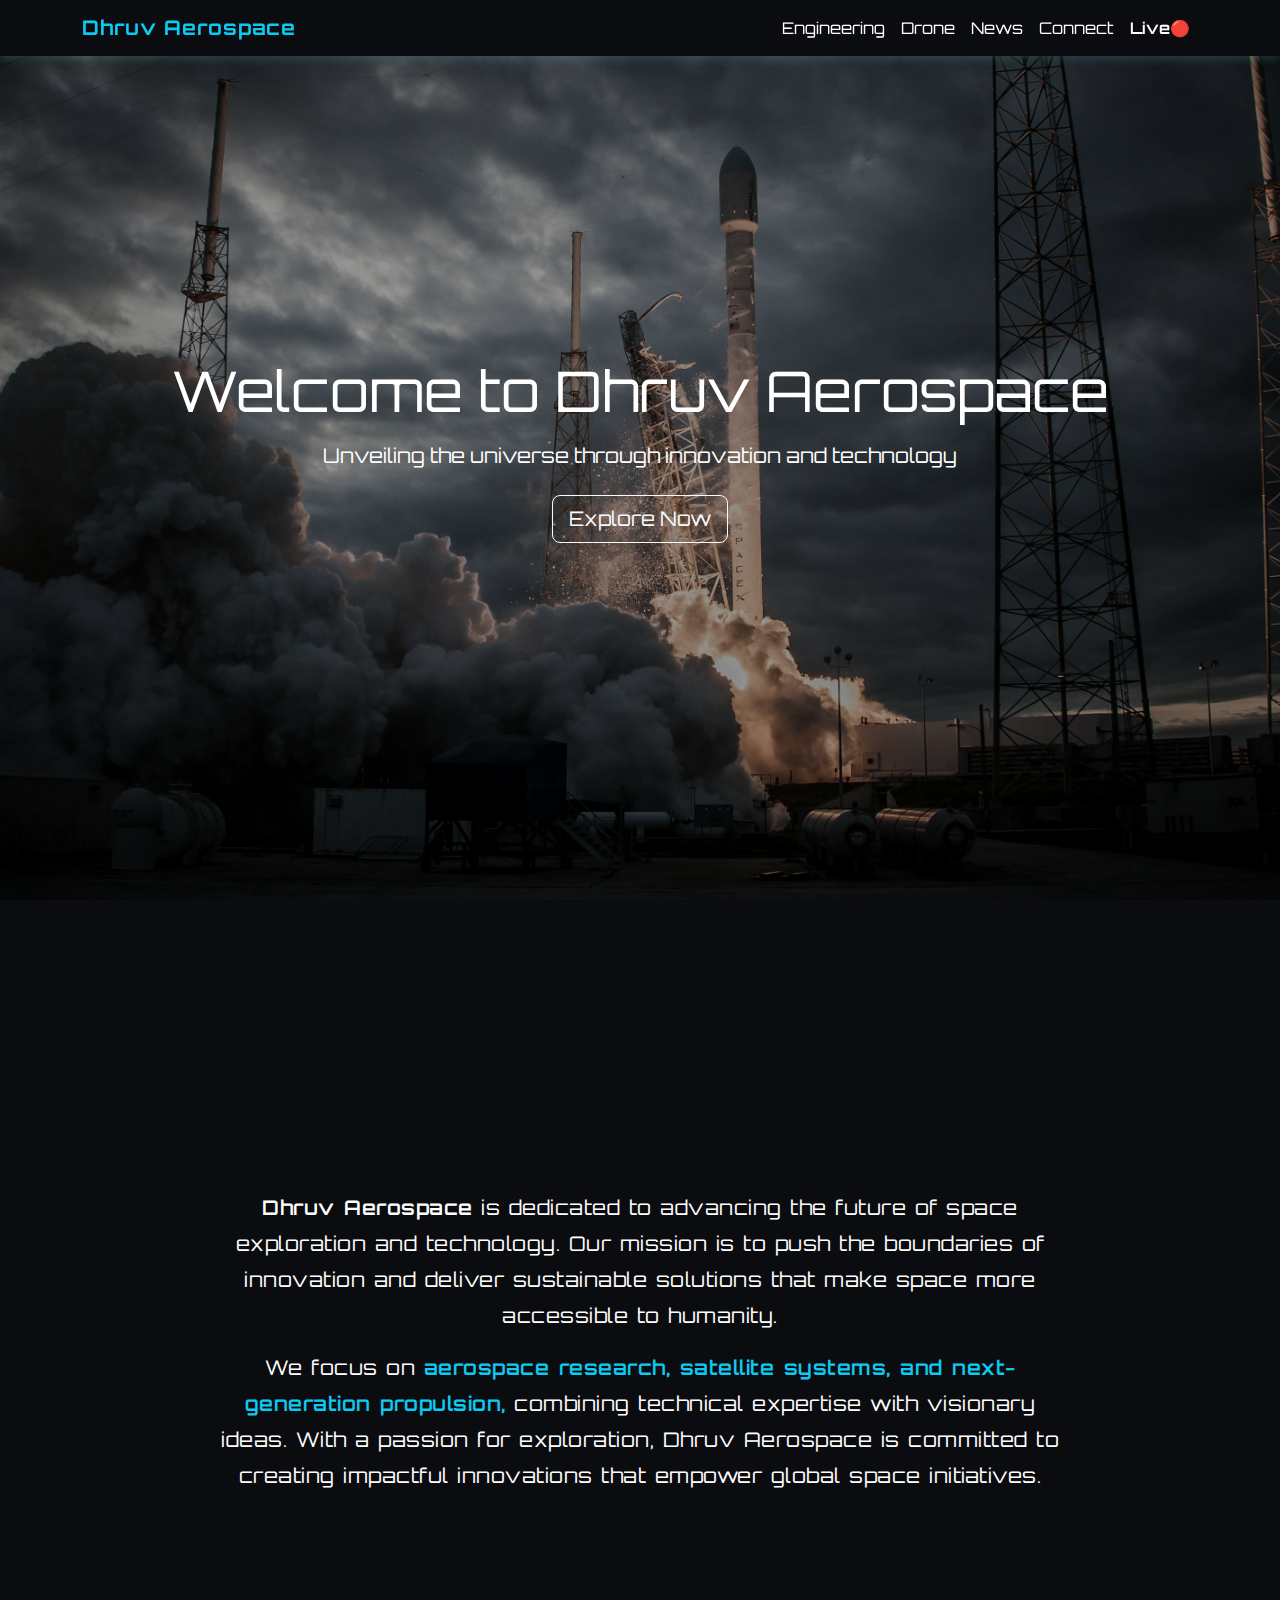
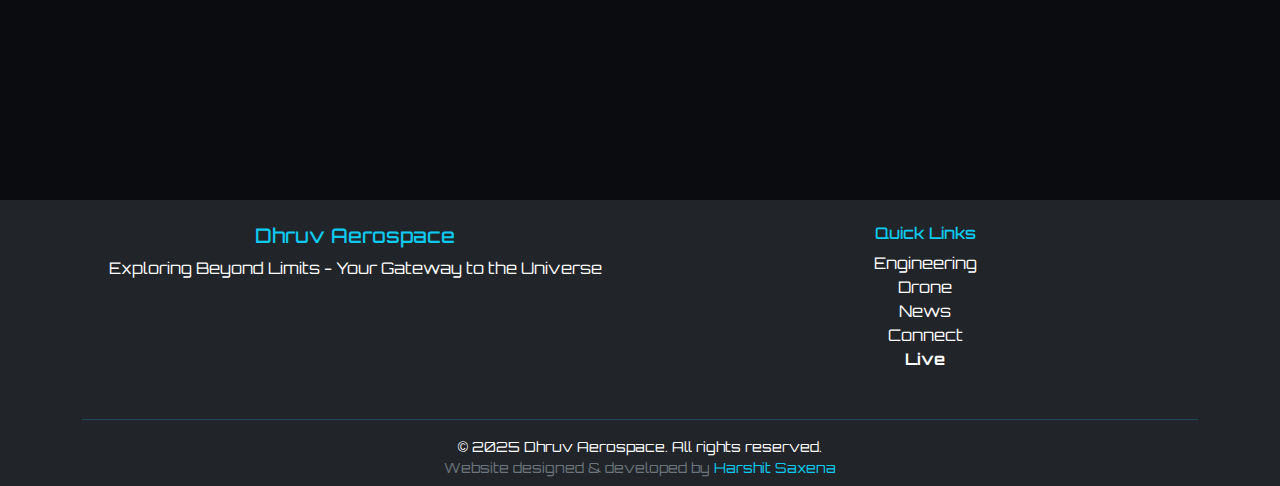
<file: index.html>
<!DOCTYPE html>
<html lang="en">

<head>
    <meta charset="UTF-8">
    <meta name="viewport" content="width=device-width, initial-scale=1.0">
    <title>Dhruv Aerospace | Home</title>

    <!-- google font link -->
    <link href="https://fonts.googleapis.com/css2?family=Orbitron:wght@400;700&display=swap" rel="stylesheet">

    <!-- bootstrap css link -->
    <link href="https://cdn.jsdelivr.net/npm/bootstrap@5.3.3/dist/css/bootstrap.min.css" rel="stylesheet">

    <!-- css link -->
    <link rel="stylesheet" href="style.css">

    <!-- css -->
    <style>
        /* hero section */
        .hero-section {
            height: 100vh;
            overflow: hidden;
            position: relative;
        }
        .hero-bg {
            position: absolute;
            top: 0;
            left: 0;
            width: 100%;
            height: 100%;
            object-fit: cover;
            z-index: -1;
        }
        .overlay {
            position: relative;
            z-index: 1;
            height: 100%;
            background: rgba(0, 0, 0, 0.4);
            padding: 250px;
        }

        /* about section */
        .about-section {
            height: 100vh;
        }
        .about-section .container {
            padding-right: 150px;
            padding-left: 150px;
        }
        .about-section p {
            line-height: 1.8;
            word-spacing: 3px;
            letter-spacing: 0.5px;
        }

        /* media queries */
        @media (max-width: 768px) {
            .about-section .container {
                padding-right: 40px;
                padding-left: 40px;
            }
        }
        @media (max-width: 550px) {
            .about-section p {
                line-height: 1.5;
                word-spacing: 2.5px;
                letter-spacing: 0.5px;
            }
        }
    </style>
</head>

<body>
    <!-- navbar -->
    <nav class="navbar navbar-expand-lg fixed-top">
        <div class="container">
            <a class="navbar-brand" href="#">Dhruv Aerospace</a>
            <button class="navbar-toggler" type="button" data-bs-toggle="collapse" data-bs-target="#navbarNav">
                <span class="custom-toggler-icon"></span>
            </button>
            <div class="collapse navbar-collapse justify-content-end" id="navbarNav">
                <ul class="navbar-nav">
                    <li><a class="nav-link" href="engineering.html">Engineering</a></li>
                    <li><a class="nav-link" href="drone.html">Drone</a></li>
                    <li><a class="nav-link" href="news.html">News</a></li>
                    <li><a class="nav-link" href="connect.html">Connect</a></li>
                    <li><a class="nav-link fw-semibold" href="live.html">Live🔴</a></li>
                </ul>
            </div>
        </div>
    </nav>

    <!-- hero section -->
    <section class="hero-section position-relative">
        <img src="assets/bg.jpg" class="hero-bg">
        <div class="overlay d-flex flex-column justify-content-center align-items-center text-center px-3">
            <h1 class="display-4 mb-3">Welcome to Dhruv Aerospace</h1>
            <p class="lead mb-4">Unveiling the universe through innovation and technology</p>
            <a href="engineering.html" class="btn btn-outline-light btn-lg">Explore Now</a>
        </div>
    </section>

    <!-- about section -->
    <section class="about-section d-flex align-items-center">
        <div class="container text-center">
            <p class="lead">
                <span class="fw-semibold">Dhruv Aerospace</span> is dedicated to advancing the future of space exploration and technology. Our mission is to push the boundaries of innovation and deliver sustainable solutions that make space more accessible to humanity.
            </p>
            <p class="lead">
                We focus on <span class="text-info fw-semibold">aerospace research, satellite systems, and next-generation propulsion,</span> combining technical expertise with visionary ideas. With a passion for exploration, Dhruv Aerospace is committed to creating impactful innovations that empower global space initiatives.
            </p>
        </div>
    </section>

    <!-- footer -->
    <footer class="bg-dark pt-4 pb-2">
        <div class="container text-center">
            <div class="row">
                <div class="col-md-6 mb-3">
                    <h5 class="text-info">Dhruv Aerospace</h5>
                    <p>Exploring Beyond Limits - Your Gateway to the Universe</p>
                </div>
                <div class="col-md-6 mb-3">
                    <h6 class="text-info">Quick Links</h6>
                    <ul class="list-unstyled">
                        <li><a class="text-decoration-none text-white" href="engineering.html">Engineering</a></li>
                        <li><a class="text-decoration-none text-white" href="drone.html">Drone</a></li>
                        <li><a class="text-decoration-none text-white" href="news.html">News</a></li>
                        <li><a class="text-decoration-none text-white" href="connect.html">Connect</a></li>
                        <li><a class="text-decoration-none text-white fw-bold" href="live.html">Live</a></li>
                    </ul>
                </div>
            </div>
            <hr class="border-info">
            <p class="mb-0 small">&copy; 2025 Dhruv Aerospace. All rights reserved.<br>
                <span class="text-secondary">Website designed & developed by
                    <a href="https://harshitcodes4.github.io/Portfolio-Website/" target="_blank" class="text-info text-decoration-none">Harshit Saxena</a>
                </span>
            </p>
        </div>
    </footer>

    <!-- bootstrap js link -->
    <script src="https://cdn.jsdelivr.net/npm/bootstrap@5.3.3/dist/js/bootstrap.bundle.min.js"></script>
</body>

</html>
</file>
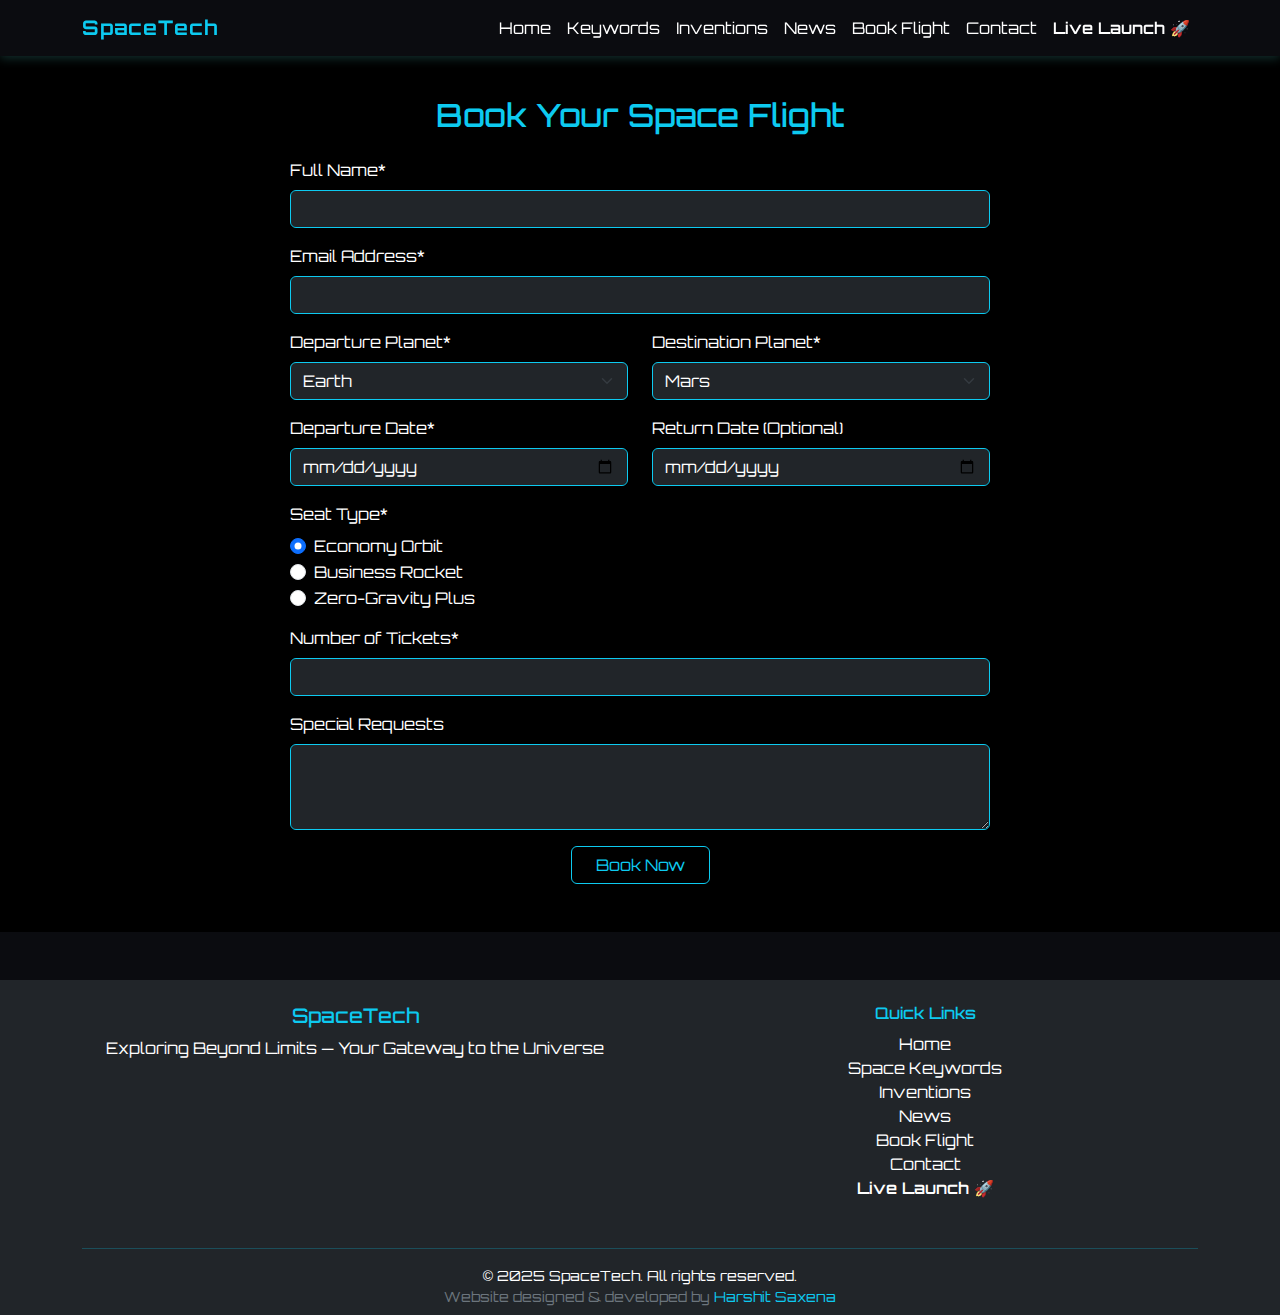
<file: booking.html>
<!DOCTYPE html>
<html lang="en">

<head>
    <meta charset="UTF-8">
    <meta name="viewport" content="width=device-width, initial-scale=1.0">
    <title>SpaceTech | Book Flight</title>

    <!-- bootstrap css link -->
    <link href="https://cdn.jsdelivr.net/npm/bootstrap@5.3.3/dist/css/bootstrap.min.css" rel="stylesheet">

    <!-- google font link -->
    <link href="https://fonts.googleapis.com/css2?family=Orbitron:wght@400;700&display=swap" rel="stylesheet">

    <!-- css link -->
    <link rel="stylesheet" href="style.css">
</head>

<body>
    <!-- navbar -->
    <nav class="navbar navbar-expand-lg fixed-top">
        <div class="container">
            <a class="navbar-brand" href="index.html">SpaceTech</a>
            <button class="navbar-toggler" type="button" data-bs-toggle="collapse" data-bs-target="#navbarNav">
                <span class="custom-toggler-icon"></span>
            </button>
            <div class="collapse navbar-collapse justify-content-end" id="navbarNav">
                <ul class="navbar-nav">
                    <li class="nav-item"><a class="nav-link" href="index.html#hero">Home</a></li>
                    <li class="nav-item"><a class="nav-link" href="index.html#keywords">Keywords</a></li>
                    <li class="nav-item"><a class="nav-link" href="index.html#inventions">Inventions</a></li>
                    <li class="nav-item"><a class="nav-link" href="index.html#news">News</a></li>
                    <li class="nav-item"><a class="nav-link active" href="#">Book Flight</a></li>
                    <li class="nav-item"><a class="nav-link" href="index.html#contact">Contact</a></li>
                    <li class="nav-item"><a class="nav-link text-warning fw-semibold" href="launch.html">Live Launch 🚀</a></li>
                </ul>
            </div>
        </div>
    </nav>

    <!-- booking section -->
    <section class="py-5 bg-black text-white mt-5">
        <div class="container">
            <h2 class="text-center text-info mb-4">Book Your Space Flight</h2>
            <form onsubmit="alert('Your ticket to the stars is booked!'); return false;" class="mx-auto" style="max-width: 700px;">
                <div class="mb-3">
                    <label for="name" class="form-label">Full Name*</label>
                    <input type="text" class="form-control bg-dark text-white border-info" id="name" required>
                </div>
                <div class="mb-3">
                    <label for="email" class="form-label">Email Address*</label>
                    <input type="email" class="form-control bg-dark text-white border-info" id="email" required>
                </div>
                <div class="mb-3 row">
                    <div class="col-md-6">
                        <label for="from" class="form-label">Departure Planet*</label>
                        <select class="form-select bg-dark text-white border-info" id="from" required>
                            <option>Earth</option>
                            <option>Moon</option>
                            <option>Mars Base Alpha</option>
                        </select>
                    </div>
                    <div class="col-md-6">
                        <label for="to" class="form-label">Destination Planet*</label>
                        <select class="form-select bg-dark text-white border-info" id="to" required>
                            <option>Mars</option>
                            <option>Jupiter Station</option>
                            <option>Saturn Rings Hotel</option>
                        </select>
                    </div>
                </div>
                <div class="mb-3 row">
                    <div class="col-md-6">
                        <label for="departure-date" class="form-label">Departure Date*</label>
                        <input type="date" class="form-control bg-dark text-white border-info" id="departure-date"
                            required>
                    </div>
                    <div class="col-md-6">
                        <label for="return-date" class="form-label">Return Date (Optional)</label>
                        <input type="date" class="form-control bg-dark text-white border-info" id="return-date">
                    </div>
                </div>
                <div class="mb-3">
                    <label class="form-label">Seat Type*</label>
                    <div class="form-check">
                        <input class="form-check-input" type="radio" name="seat" id="eco" checked>
                        <label class="form-check-label" for="eco">Economy Orbit</label>
                    </div>
                    <div class="form-check">
                        <input class="form-check-input" type="radio" name="seat" id="biz">
                        <label class="form-check-label" for="biz">Business Rocket</label>
                    </div>
                    <div class="form-check">
                        <input class="form-check-input" type="radio" name="seat" id="zeroG">
                        <label class="form-check-label" for="zeroG">Zero-Gravity Plus</label>
                    </div>
                </div>
                <div class="mb-3">
                    <label for="tickets" class="form-label">Number of Tickets*</label>
                    <input type="number" class="form-control bg-dark text-white border-info" id="tickets" min="1" required>
                </div>
                <div class="mb-3">
                    <label for="requests" class="form-label">Special Requests</label>
                    <textarea class="form-control bg-dark text-white border-info" id="requests" rows="3"></textarea>
                </div>
                <div class="text-center">
                    <button type="submit" class="btn btn-outline-info px-4">Book Now</button>
                </div>
            </form>
        </div>
    </section>

    <!-- footer -->
    <footer class="mt-5 bg-dark text-white pt-4 pb-2">
        <div class="container text-center">
            <div class="row">
                <div class="col-md-6 mb-3">
                    <h5 class="text-info">SpaceTech</h5>
                    <p>Exploring Beyond Limits — Your Gateway to the Universe</p>
                </div>
                <div class="col-md-6 mb-3">
                    <h6 class="text-info">Quick Links</h6>
                    <ul class="list-unstyled">
                        <li><a href="index.html#hero" class="text-white text-decoration-none">Home</a></li>
                        <li><a href="index.html#keywords" class="text-white text-decoration-none">Space Keywords</a></li>
                        <li><a href="index.html#inventions" class="text-white text-decoration-none">Inventions</a></li>
                        <li><a href="index.html#news" class="text-white text-decoration-none">News</a></li>
                        <li><a href="#" class="text-white text-decoration-none">Book Flight</a></li>
                        <li><a href="index.html#contact" class="text-white text-decoration-none">Contact</a></li>
                        <li class="nav-item"><a class="nav-link text-warning fw-semibold" href="launch.html">Live Launch 🚀</a></li>
                    </ul>
                </div>
            </div>
            <hr class="border-info">
            <p class="mb-0 small">&copy; 2025 SpaceTech. All rights reserved.<br>
                <span class="text-secondary">Website designed & developed by
                    <a href="https://saxenaharshit63.github.io/Portfolio-Website/" target="_blank" class="text-info text-decoration-none">Harshit Saxena</a>
                </span>
            </p>
        </div>
    </footer>

    <!-- bootstrap js link -->
    <script src="https://cdn.jsdelivr.net/npm/bootstrap@5.3.3/dist/js/bootstrap.bundle.min.js"></script>
</body>

</html>
</file>
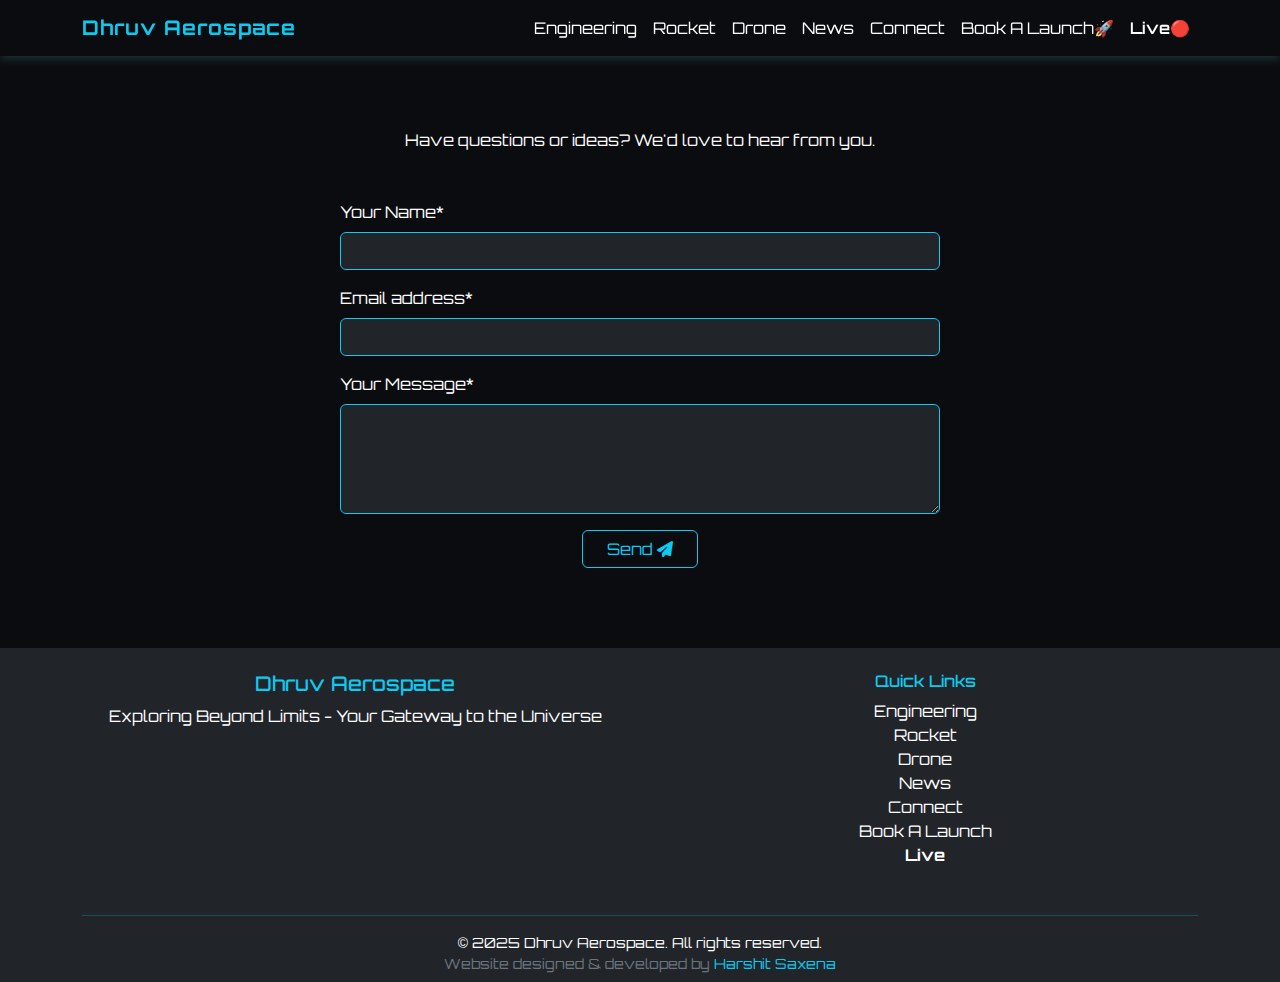
<file: connect.html>
<!DOCTYPE html>
<html lang="en">

<head>
    <meta charset="UTF-8">
    <meta name="viewport" content="width=device-width, initial-scale=1.0">
    <title>Dhruv Aerospace | Connect</title>

    <!-- google font link -->
    <link href="https://fonts.googleapis.com/css2?family=Orbitron:wght@400;700&display=swap" rel="stylesheet">

    <!-- fontawesome link -->
    <link rel="stylesheet" href="https://cdnjs.cloudflare.com/ajax/libs/font-awesome/6.4.0/css/all.min.css">

    <!-- bootstrap css link -->
    <link href="https://cdn.jsdelivr.net/npm/bootstrap@5.3.3/dist/css/bootstrap.min.css" rel="stylesheet">

    <!-- css link -->
    <link rel="stylesheet" href="style.css">

    <!-- css -->
    <style>
        .main {
            padding-top: 8rem;
            padding-bottom: 5rem;
        }
        .formWidth {
            max-width: 600px;
        }
    </style>
</head>

<body>
    <!-- navbar -->
    <nav class="navbar navbar-expand-lg fixed-top">
        <div class="container">
            <a class="navbar-brand" href="index.html">Dhruv Aerospace</a>
            <button class="navbar-toggler" type="button" data-bs-toggle="collapse" data-bs-target="#navbarNav">
                <span class="custom-toggler-icon"></span>
            </button>
            <div class="collapse navbar-collapse justify-content-end" id="navbarNav">
                <ul class="navbar-nav">
                    <li><a class="nav-link" href="engineering.html">Engineering</a></li>
                    <li><a class="nav-link" href="rocket.html">Rocket</a></li>
                    <li><a class="nav-link" href="drone.html">Drone</a></li>
                    <li><a class="nav-link" href="news.html">News</a></li>
                    <li><a class="nav-link" href="#">Connect</a></li>
                    <li><a class="nav-link" href="launch.html">Book A Launch🚀</a></li>
                    <li><a class="nav-link fw-semibold" href="live.html">Live🔴</a></li>
                </ul>
            </div>
        </div>
    </nav>

    <!-- main -->
    <section class="main">
        <div class="container">
            <p class="text-center mb-5">Have questions or ideas? We'd love to hear from you.</p>
            <form id="connectForm" class="mx-auto formWidth">
                <div class="mb-3">
                    <label for="name" class="form-label">Your Name*</label>
                    <input type="text" class="form-control bg-dark text-white border-info" id="name" required>
                </div>
                <div class="mb-3">
                    <label for="email" class="form-label">Email address*</label>
                    <input type="email" class="form-control bg-dark text-white border-info" id="email" required>
                </div>
                <div class="mb-3">
                    <label for="message" class="form-label">Your Message*</label>
                    <textarea class="form-control bg-dark text-white border-info" id="message" rows="4" required></textarea>
                </div>
                <div class="text-center">
                    <button type="submit" class="btn btn-outline-info px-4">Send <i class="fa-solid fa-paper-plane"></i></button>
                </div>
            </form>
        </div>
    </section>

    <!-- footer -->
    <footer class="bg-dark pt-4 pb-2">
        <div class="container text-center">
            <div class="row">
                <div class="col-md-6 mb-3">
                    <h5 class="text-info">Dhruv Aerospace</h5>
                    <p>Exploring Beyond Limits - Your Gateway to the Universe</p>
                </div>
                <div class="col-md-6 mb-3">
                    <h6 class="text-info">Quick Links</h6>
                    <ul class="list-unstyled">
                        <li><a class="text-decoration-none text-white" href="engineering.html">Engineering</a></li>
                        <li><a class="text-decoration-none text-white" href="rocket.html">Rocket</a></li>
                        <li><a class="text-decoration-none text-white" href="drone.html">Drone</a></li>
                        <li><a class="text-decoration-none text-white" href="news.html">News</a></li>
                        <li><a class="text-decoration-none text-white" href="#">Connect</a></li>
                        <li><a class="text-decoration-none text-white" href="launch.html">Book A Launch</a></li>
                        <li><a class="text-decoration-none text-white fw-bold" href="live.html">Live</a></li>
                    </ul>
                </div>
            </div>
            <hr class="border-info">
            <p class="mb-0 small">&copy; 2025 Dhruv Aerospace. All rights reserved.<br>
                <span class="text-secondary">Website designed & developed by
                    <a href="https://saxenaharshit63.github.io/Portfolio-Website/" target="_blank" class="text-info text-decoration-none">Harshit Saxena</a>
                </span>
            </p>
        </div>
    </footer>

    <!-- bootstrap js link -->
    <script src="https://cdn.jsdelivr.net/npm/bootstrap@5.3.3/dist/js/bootstrap.bundle.min.js"></script>

    <!-- js -->
    <script>
        document.getElementById("connectForm").addEventListener("submit", function(e) {
            e.preventDefault();

            fetch("https://script.google.com/macros/s/AKfycbyLLDXMBGLKE3Rd2kuPkgyPiy1K4XXG9AM2ZyuxgsNn2YrRilP4SGSSDBqQiTWvXdZU/exec", {
                method: "POST",
                body: JSON.stringify({
                    name: document.getElementById("name").value,
                    email: document.getElementById("email").value,
                    message: document.getElementById("message").value
                })
            })
            .then(res => res.json())
            .then(data => {
                alert("Thank you for connecting with us!");
                document.getElementById("connectForm").reset();
            })
            .catch(err => {
                alert("Error submitting form. Please try again.");
                console.error(err);
            });
        });
    </script>
</body>

</html>
</file>
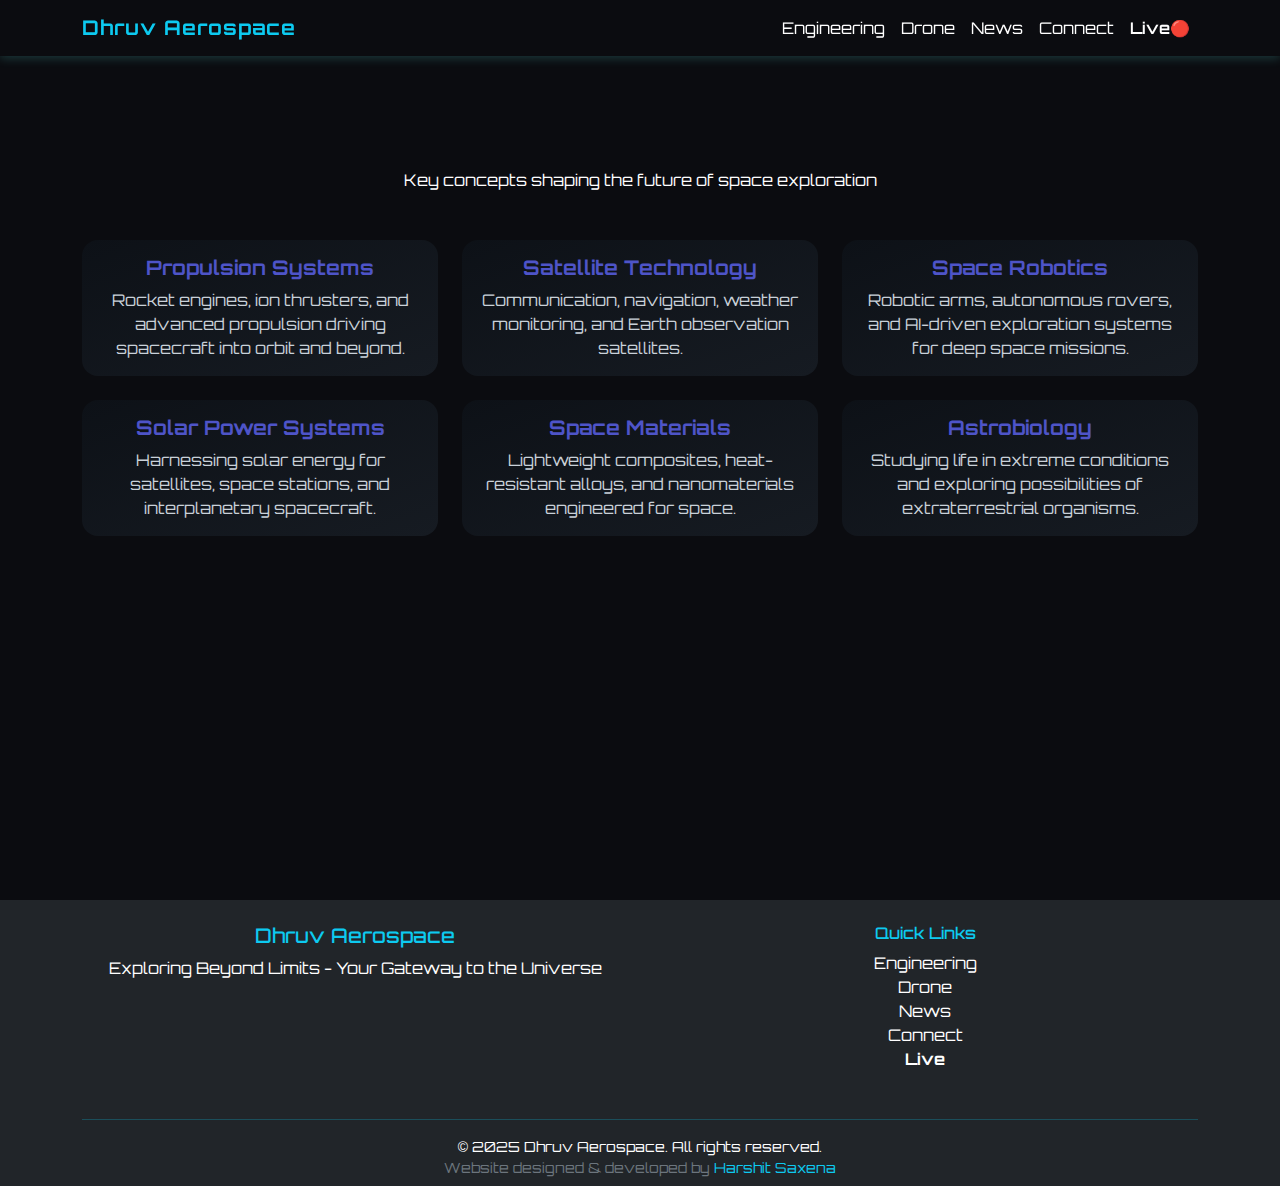
<file: engineering.html>
<!DOCTYPE html>
<html lang="en">

<head>
    <meta charset="UTF-8">
    <meta name="viewport" content="width=device-width, initial-scale=1.0">
    <title>Dhruv Aerospace | Engineering</title>

    <!-- google font link -->
    <link href="https://fonts.googleapis.com/css2?family=Orbitron:wght@400;700&display=swap" rel="stylesheet">

    <!-- bootstrap css link -->
    <link href="https://cdn.jsdelivr.net/npm/bootstrap@5.3.3/dist/css/bootstrap.min.css" rel="stylesheet">

    <!-- css link -->
    <link rel="stylesheet" href="style.css">

    <!-- css -->
    <style>
        .main {
            min-height: 100vh;
        }
        .containerMain {
            padding-top: 6rem;
            padding-bottom: 3rem;
        }
        .eng-card {
            background: linear-gradient(to bottom right, #0d1117, #161b22);
            color: #ffffff;
            transition: transform 0.3s ease, box-shadow 0.3s ease;
            border-radius: 1rem;
            border: none;
        }
        .eng-card:hover {
            transform: scale(1.03);
            box-shadow: 0 0 15px rgba(78, 84, 200, 0.6);
        }
        .eng-card .card-title {
            color: #4e54c8;
        }
        .eng-card .card-text {
            color: #c9d1d9;
        }
    </style>
</head>

<body>
    <!-- navbar -->
    <nav class="navbar navbar-expand-lg fixed-top">
        <div class="container">
            <a class="navbar-brand" href="index.html">Dhruv Aerospace</a>
            <button class="navbar-toggler" type="button" data-bs-toggle="collapse" data-bs-target="#navbarNav">
                <span class="custom-toggler-icon"></span>
            </button>
            <div class="collapse navbar-collapse justify-content-end" id="navbarNav">
                <ul class="navbar-nav">
                    <li><a class="nav-link" href="#">Engineering</a></li>
                    <li><a class="nav-link" href="drone.html">Drone</a></li>
                    <li><a class="nav-link" href="news.html">News</a></li>
                    <li><a class="nav-link" href="connect.html">Connect</a></li>
                    <li><a class="nav-link fw-semibold" href="live.html">Live🔴</a></li>
                </ul>
            </div>
        </div>
    </nav>

    <!-- main -->
    <section class="py-5 main">
        <div class="container containerMain">
            <div class="text-center mb-5 mt-4">
                <p>Key concepts shaping the future of space exploration</p>
            </div>

            <div class="row g-4">
                <!-- card 1 -->
                <div class="col-md-4">
                    <div class="card eng-card h-100">
                        <div class="card-body text-center">
                            <h5 class="card-title fw-bold">Propulsion Systems</h5>
                            <p class="card-text">Rocket engines, ion thrusters, and advanced propulsion driving
                                spacecraft into orbit and beyond.</p>
                        </div>
                    </div>
                </div>

                <!-- card 2 -->
                <div class="col-md-4">
                    <div class="card eng-card h-100">
                        <div class="card-body text-center">
                            <h5 class="card-title fw-bold">Satellite Technology</h5>
                            <p class="card-text">Communication, navigation, weather monitoring, and Earth observation
                                satellites.</p>
                        </div>
                    </div>
                </div>

                <!-- card 3 -->
                <div class="col-md-4">
                    <div class="card eng-card h-100">
                        <div class="card-body text-center">
                            <h5 class="card-title fw-bold">Space Robotics</h5>
                            <p class="card-text">Robotic arms, autonomous rovers, and AI-driven exploration systems for
                                deep space missions.</p>
                        </div>
                    </div>
                </div>

                <!-- card 4 -->
                <div class="col-md-4">
                    <div class="card eng-card h-100">
                        <div class="card-body text-center">
                            <h5 class="card-title fw-bold">Solar Power Systems</h5>
                            <p class="card-text">Harnessing solar energy for satellites, space stations, and
                                interplanetary spacecraft.</p>
                        </div>
                    </div>
                </div>

                <!-- card 5 -->
                <div class="col-md-4">
                    <div class="card eng-card h-100">
                        <div class="card-body text-center">
                            <h5 class="card-title fw-bold">Space Materials</h5>
                            <p class="card-text">Lightweight composites, heat-resistant alloys, and nanomaterials
                                engineered for space.</p>
                        </div>
                    </div>
                </div>

                <!-- card 6 -->
                <div class="col-md-4">
                    <div class="card eng-card h-100">
                        <div class="card-body text-center">
                            <h5 class="card-title fw-bold">Astrobiology</h5>
                            <p class="card-text">Studying life in extreme conditions and exploring possibilities of
                                extraterrestrial organisms.</p>
                        </div>
                    </div>
                </div>
            </div>
        </div>
    </section>

    <!-- footer -->
    <footer class="bg-dark pt-4 pb-2">
        <div class="container text-center">
            <div class="row">
                <div class="col-md-6 mb-3">
                    <h5 class="text-info">Dhruv Aerospace</h5>
                    <p>Exploring Beyond Limits - Your Gateway to the Universe</p>
                </div>
                <div class="col-md-6 mb-3">
                    <h6 class="text-info">Quick Links</h6>
                    <ul class="list-unstyled">
                        <li><a class="text-decoration-none text-white" href="#">Engineering</a></li>
                        <li><a class="text-decoration-none text-white" href="drone.html">Drone</a></li>
                        <li><a class="text-decoration-none text-white" href="news.html">News</a></li>
                        <li><a class="text-decoration-none text-white" href="connect.html">Connect</a></li>
                        <li><a class="text-decoration-none text-white fw-bold" href="live.html">Live</a></li>
                    </ul>
                </div>
            </div>
            <hr class="border-info">
            <p class="mb-0 small">&copy; 2025 Dhruv Aerospace. All rights reserved.<br>
                <span class="text-secondary">Website designed & developed by
                    <a href="https://harshitcodes4.github.io/Portfolio-Website/" target="_blank"
                        class="text-info text-decoration-none">Harshit Saxena</a>
                </span>
            </p>
        </div>
    </footer>

    <!-- bootstrap js link -->
    <script src="https://cdn.jsdelivr.net/npm/bootstrap@5.3.3/dist/js/bootstrap.bundle.min.js"></script>
</body>

</html>
</file>
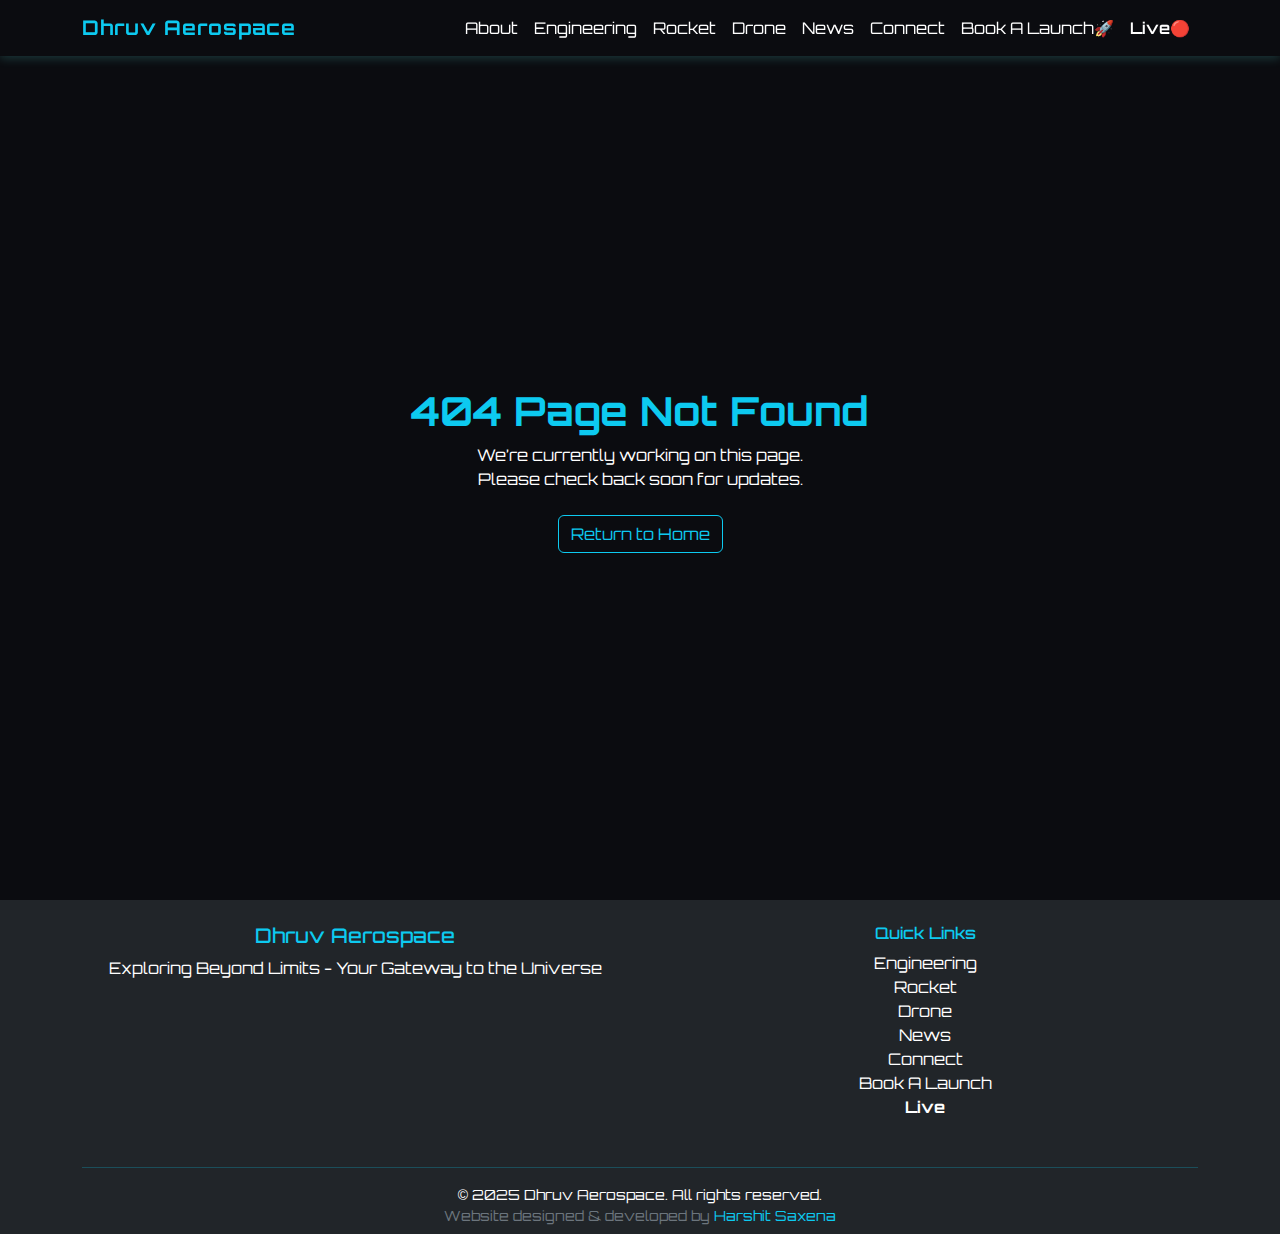
<file: launch.html>
<!DOCTYPE html>
<html lang="en">

<head>
    <meta charset="UTF-8">
    <meta name="viewport" content="width=device-width, initial-scale=1.0">
    <title>Dhruv Aerospace | Book A Launch</title>

    <!-- google font link -->
    <link href="https://fonts.googleapis.com/css2?family=Orbitron:wght@400;700&display=swap" rel="stylesheet">

    <!-- bootstrap css link -->
    <link href="https://cdn.jsdelivr.net/npm/bootstrap@5.3.3/dist/css/bootstrap.min.css" rel="stylesheet">

    <!-- css link -->
    <link rel="stylesheet" href="style.css">

    <!-- css -->
    <style>
        .errorSection {
            min-height: 100vh;
            display: flex;
            align-items: center;
            justify-content: center;
            flex-direction: column;
            text-align: center;
            padding-top: 40px;
        }
    </style>
</head>

<body>
    <!-- navbar -->
    <nav class="navbar navbar-expand-lg fixed-top">
        <div class="container">
            <a class="navbar-brand" href="index.html">Dhruv Aerospace</a>
            <button class="navbar-toggler" type="button" data-bs-toggle="collapse" data-bs-target="#navbarNav">
                <span class="custom-toggler-icon"></span>
            </button>
            <div class="collapse navbar-collapse justify-content-end" id="navbarNav">
                <ul class="navbar-nav">
                    <li><a class="nav-link" href="#">About</a></li>
                    <li><a class="nav-link" href="engineering.html">Engineering</a></li>
                    <li><a class="nav-link" href="rocket.html">Rocket</a></li>
                    <li><a class="nav-link" href="drone.html">Drone</a></li>
                    <li><a class="nav-link" href="news.html">News</a></li>
                    <li><a class="nav-link" href="connect.html">Connect</a></li>
                    <li><a class="nav-link" href="#">Book A Launch🚀</a></li>
                    <li><a class="nav-link fw-semibold" href="live.html">Live🔴</a></li>
                </ul>
            </div>
        </div>
    </nav>

    <!-- main -->
    <section class="errorSection">
        <h1 class="display-8 text-info fw-bold">404 Page Not Found</h1>
        <p class="text-white mb-4">We’re currently working on this page.<br>Please check back soon for updates.</p>
        <a class="btn btn-outline-info btn-md" href="index.html">Return to Home</a>
    </section>

    <!-- footer -->
    <footer class="bg-dark pt-4 pb-2">
        <div class="container text-center">
            <div class="row">
                <div class="col-md-6 mb-3">
                    <h5 class="text-info">Dhruv Aerospace</h5>
                    <p>Exploring Beyond Limits - Your Gateway to the Universe</p>
                </div>
                <div class="col-md-6 mb-3">
                    <h6 class="text-info">Quick Links</h6>
                    <ul class="list-unstyled">
                        <li><a class="text-decoration-none text-white" href="engineering.html">Engineering</a></li>
                        <li><a class="text-decoration-none text-white" href="rocket.html">Rocket</a></li>
                        <li><a class="text-decoration-none text-white" href="drone.html">Drone</a></li>
                        <li><a class="text-decoration-none text-white" href="news.html">News</a></li>
                        <li><a class="text-decoration-none text-white" href="connect.html">Connect</a></li>
                        <li><a class="text-decoration-none text-white" href="#">Book A Launch</a></li>
                        <li><a class="text-decoration-none text-white fw-bold" href="live.html">Live</a></li>
                    </ul>
                </div>
            </div>
            <hr class="border-info">
            <p class="mb-0 small">&copy; 2025 Dhruv Aerospace. All rights reserved.<br>
                <span class="text-secondary">Website designed & developed by
                    <a href="https://saxenaharshit63.github.io/Portfolio-Website/" target="_blank" class="text-info text-decoration-none">Harshit Saxena</a>
                </span>
            </p>
        </div>
    </footer>

    <!-- bootstrap js link -->
    <script src="https://cdn.jsdelivr.net/npm/bootstrap@5.3.3/dist/js/bootstrap.bundle.min.js"></script>
</body>

</html>
</file>
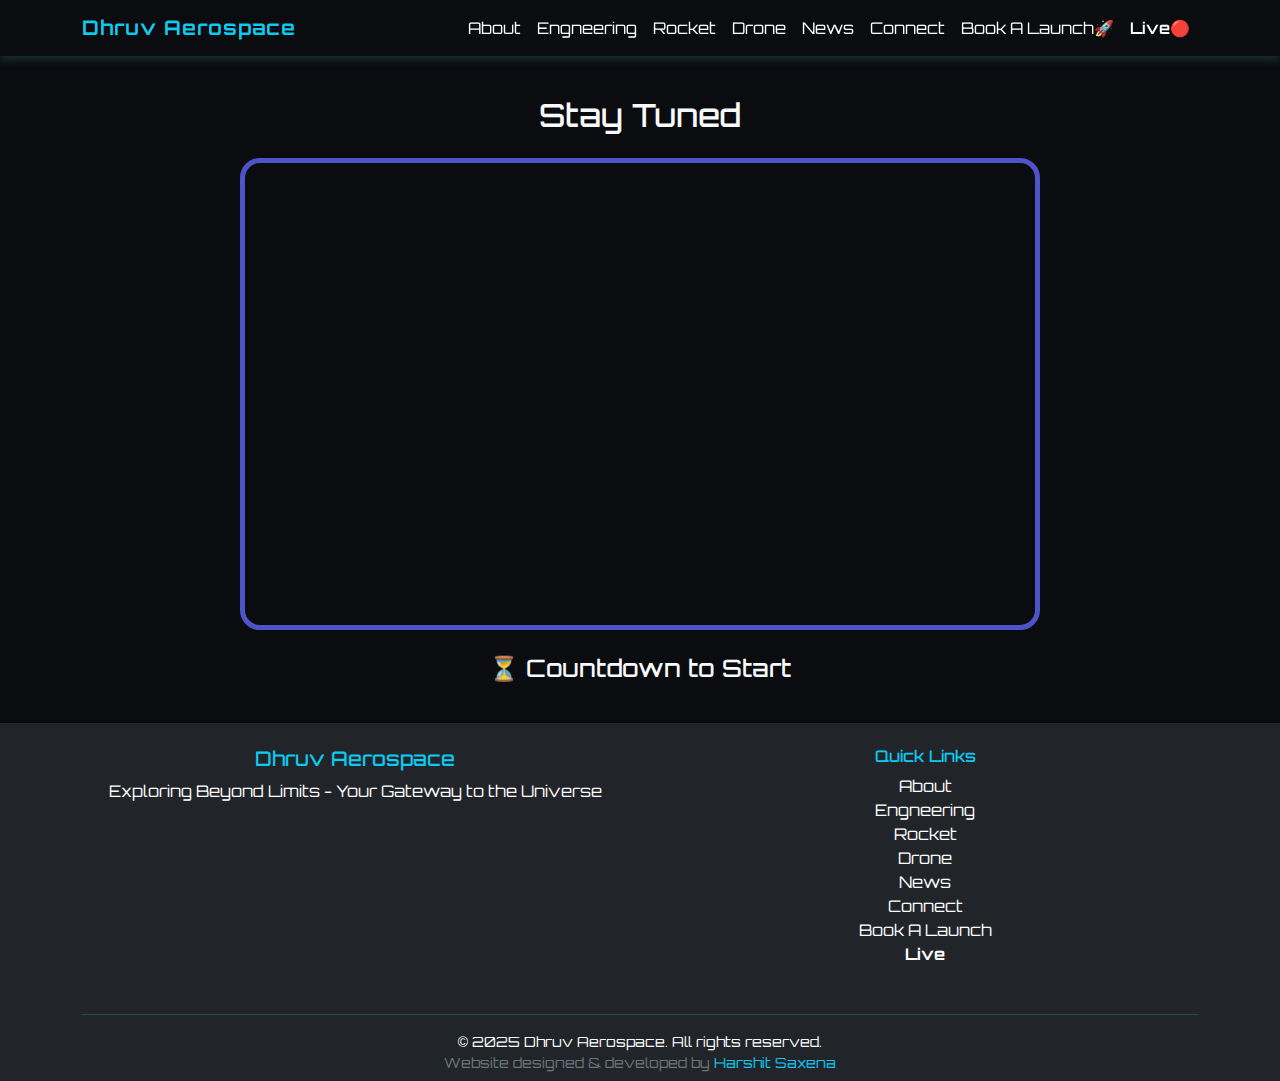
<file: live.html>
<!DOCTYPE html>
<html lang="en">

<head>
    <meta charset="UTF-8">
    <meta name="viewport" content="width=device-width, initial-scale=1.0">
    <title>Dhruv Aerospace | Live</title>

    <!-- bootstrap css link -->
    <link href="https://cdn.jsdelivr.net/npm/bootstrap@5.3.3/dist/css/bootstrap.min.css" rel="stylesheet">

    <!-- google font link -->
    <link href="https://fonts.googleapis.com/css2?family=Orbitron:wght@400;700&display=swap" rel="stylesheet">

    <!-- css link -->
    <link rel="stylesheet" href="style.css">

    <!-- css -->
    <style>
        .main {
            padding-top: 6rem;
            padding-bottom: 1.5rem;
        }
        .video-frame {
            max-width: 800px;
            border: 5px solid #4e54c8;
            border-radius: 20px;
            overflow: hidden;
            padding: 0.35rem 0.35rem 0 0.35rem;
        }
        .countFont {
            font-size: 1.8rem;
        }
    </style>
</head>

<body>
    <!-- navbar -->
    <nav class="navbar navbar-expand-lg fixed-top">
        <div class="container">
            <a class="navbar-brand" href="index.html">Dhruv Aerospace</a>
            <button class="navbar-toggler" type="button" data-bs-toggle="collapse" data-bs-target="#navbarNav">
                <span class="custom-toggler-icon"></span>
            </button>
            <div class="collapse navbar-collapse justify-content-end" id="navbarNav">
                <ul class="navbar-nav">
                    <li><a class="nav-link" href="#">About</a></li>
                    <li><a class="nav-link" href="#">Engneering</a></li>
                    <li><a class="nav-link" href="rocket.html">Rocket</a></li>
                    <li><a class="nav-link" href="drone.html">Drone</a></li>
                    <li><a class="nav-link" href="news.html">News</a></li>
                    <li><a class="nav-link" href="connect.html">Connect</a></li>
                    <li><a class="nav-link" href="launch.html">Book A Launch🚀</a></li>
                    <li><a class="nav-link fw-semibold" href="#">Live🔴</a></li>
                </ul>
            </div>
        </div>
    </nav>

    <!-- main -->
    <section class="text-center main">
        <h2 class="mb-4 text-light">Stay Tuned</h2>
        <div class="video-frame mx-auto mb-4">
            <iframe src="https://www.youtube.com/embed/live_stream?channel=YOUR_CHANNEL_ID" title="Stay Tuned" width="100%" height="450" frameborder="0" allowfullscreen></iframe>
        </div>
        <div class="mt-4 text-light">
            <h4>⏳ Countdown to Start</h4>
            <p id="countdown" class="countFont"></p>
        </div>
    </section>

    <!-- footer -->
    <footer class="bg-dark pt-4 pb-2">
        <div class="container text-center">
            <div class="row">
                <div class="col-md-6 mb-3">
                    <h5 class="text-info">Dhruv Aerospace</h5>
                    <p>Exploring Beyond Limits - Your Gateway to the Universe</p>
                </div>
                <div class="col-md-6 mb-3">
                    <h6 class="text-info">Quick Links</h6>
                    <ul class="list-unstyled">
                        <li><a class="text-decoration-none text-white" href="#">About</a></li>
                        <li><a class="text-decoration-none text-white" href="#">Engneering</a></li>
                        <li><a class="text-decoration-none text-white" href="rocket.html">Rocket</a></li>
                        <li><a class="text-decoration-none text-white" href="drone.html">Drone</a></li>
                        <li><a class="text-decoration-none text-white" href="news.html">News</a></li>
                        <li><a class="text-decoration-none text-white" href="connect.html">Connect</a></li>
                        <li><a class="text-decoration-none text-white" href="launch.html">Book A Launch</a></li>
                        <li><a class="text-decoration-none text-white fw-bold" href="live.html">Live</a></li>
                    </ul>
                </div>
            </div>
            <hr class="border-info">
            <p class="mb-0 small">&copy; 2025 Dhruv Aerospace. All rights reserved.<br>
                <span class="text-secondary">Website designed & developed by
                    <a href="https://saxenaharshit63.github.io/Portfolio-Website/" target="_blank" class="text-info text-decoration-none">Harshit Saxena</a>
                </span>
            </p>
        </div>
    </footer>

    <!-- bootstrap js link -->
    <script src="https://cdn.jsdelivr.net/npm/bootstrap@5.3.3/dist/js/bootstrap.bundle.min.js"></script>

    <!-- js -->
    <script>
        const launchDate = new Date("2025-08-01T14:00:00").getTime();
        const countdownEl = document.getElementById("countdown");

        setInterval(() => {
            const now = new Date().getTime();
            const diff = launchDate - now;

            if (diff > 0) {
                const days = Math.floor(diff / (1000 * 60 * 60 * 24));
                const hrs = Math.floor((diff / (1000 * 60 * 60)) % 24);
                const mins = Math.floor((diff / (1000 * 60)) % 60);
                const secs = Math.floor((diff / 1000) % 60);
                countdownEl.innerHTML = `${days}d ${hrs}h ${mins}m ${secs}s`;
            } else {
                countdownEl.innerHTML = "Streaming in progress or completed!";
            }
        }, 1000);
    </script>
</body>

</html>
</file>
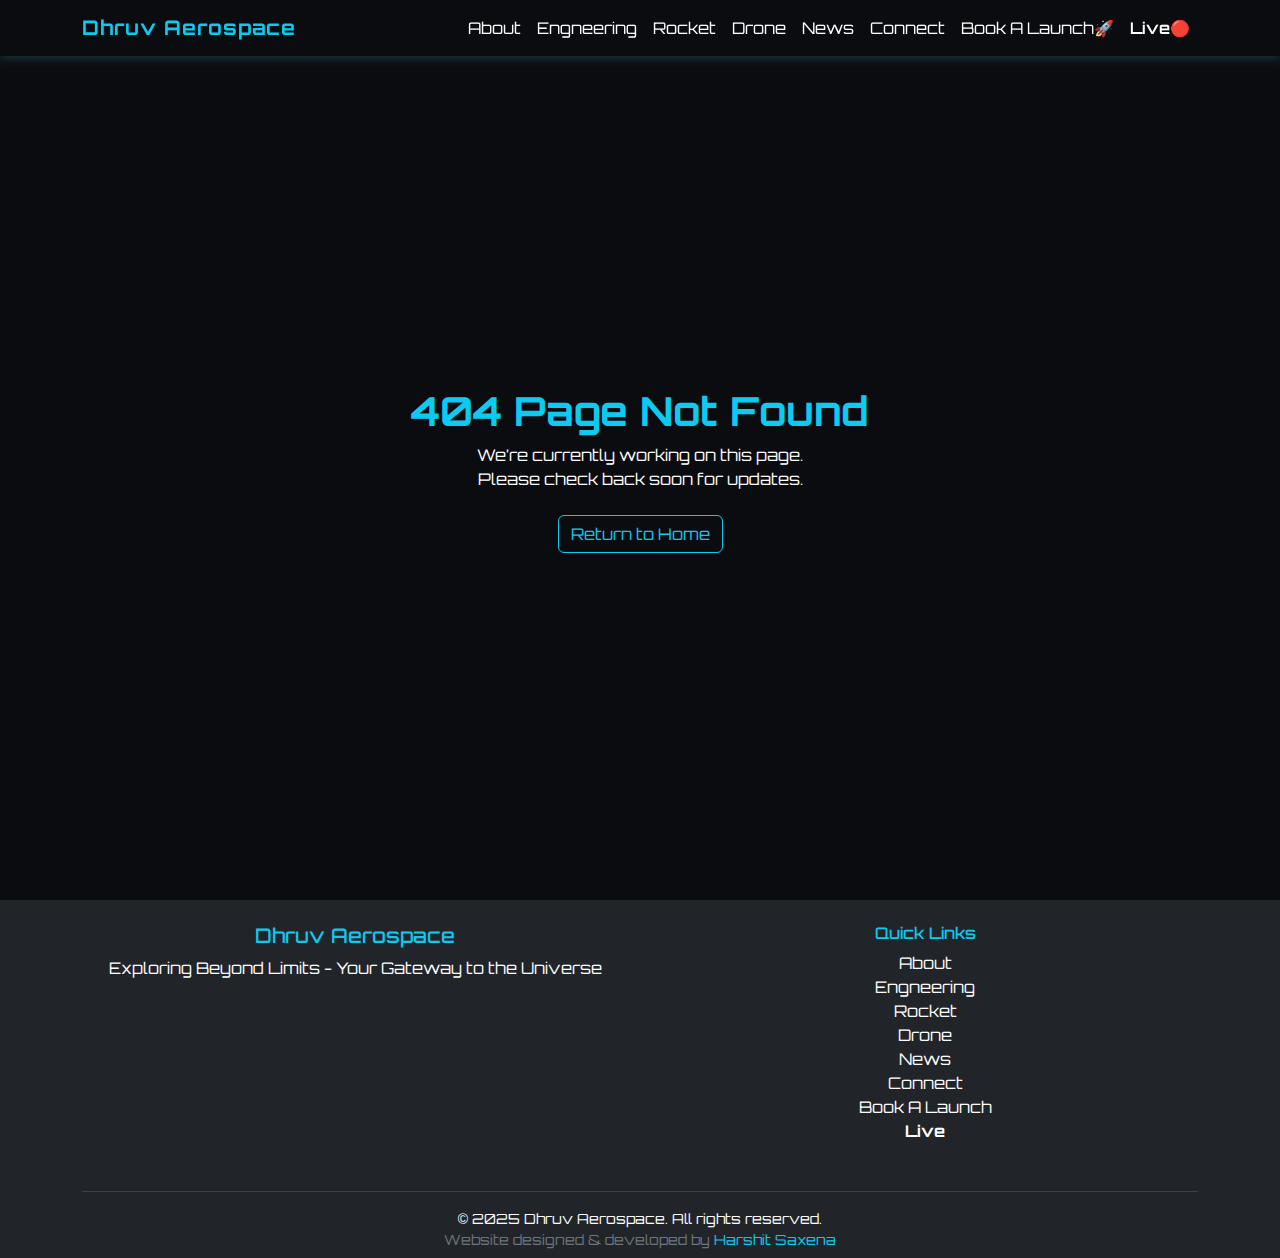
<file: rocket.html>
<!DOCTYPE html>
<html lang="en">

<head>
    <meta charset="UTF-8">
    <meta name="viewport" content="width=device-width, initial-scale=1.0">
    <title>Dhruv Aerospace | Rocket</title>

    <!-- google font link -->
    <link href="https://fonts.googleapis.com/css2?family=Orbitron:wght@400;700&display=swap" rel="stylesheet">

    <!-- bootstrap css link -->
    <link href="https://cdn.jsdelivr.net/npm/bootstrap@5.3.3/dist/css/bootstrap.min.css" rel="stylesheet">

    <!-- css link -->
    <link rel="stylesheet" href="style.css">

    <!-- css -->
    <style>
        .errorSection {
            min-height: 100vh;
            display: flex;
            align-items: center;
            justify-content: center;
            flex-direction: column;
            text-align: center;
            padding-top: 40px;
        }
    </style>
</head>

<body>
    <!-- navbar -->
    <nav class="navbar navbar-expand-lg fixed-top">
        <div class="container">
            <a class="navbar-brand" href="index.html">Dhruv Aerospace</a>
            <button class="navbar-toggler" type="button" data-bs-toggle="collapse" data-bs-target="#navbarNav">
                <span class="custom-toggler-icon"></span>
            </button>
            <div class="collapse navbar-collapse justify-content-end" id="navbarNav">
                <ul class="navbar-nav">
                    <li><a class="nav-link" href="#">About</a></li>
                    <li><a class="nav-link" href="#">Engneering</a></li>
                    <li><a class="nav-link" href="#">Rocket</a></li>
                    <li><a class="nav-link" href="#">Drone</a></li>
                    <li><a class="nav-link" href="news.html">News</a></li>
                    <li><a class="nav-link" href="connect.html">Connect</a></li>
                    <li><a class="nav-link" href="launch.html">Book A Launch🚀</a></li>
                    <li><a class="nav-link fw-semibold" href="live.html">Live🔴</a></li>
                </ul>
            </div>
        </div>
    </nav>

    <!-- main -->
    <section class="errorSection">
        <h1 class="display-8 text-info fw-bold">404 Page Not Found</h1>
        <p class="text-white mb-4">We’re currently working on this page.<br>Please check back soon for updates.</p>
        <a class="btn btn-outline-info btn-md" href="index.html">Return to Home</a>
    </section>

    <!-- footer -->
    <footer class="bg-dark pt-4 pb-2">
        <div class="container text-center">
            <div class="row">
                <div class="col-md-6 mb-3">
                    <h5 class="text-info">Dhruv Aerospace</h5>
                    <p>Exploring Beyond Limits - Your Gateway to the Universe</p>
                </div>
                <div class="col-md-6 mb-3">
                    <h6 class="text-info">Quick Links</h6>
                    <ul class="list-unstyled">
                        <li><a class="text-decoration-none text-white" href="#">About</a></li>
                        <li><a class="text-decoration-none text-white" href="#">Engneering</a></li>
                        <li><a class="text-decoration-none text-white" href="#">Rocket</a></li>
                        <li><a class="text-decoration-none text-white" href="#">Drone</a></li>
                        <li><a class="text-decoration-none text-white" href="news.html">News</a></li>
                        <li><a class="text-decoration-none text-white" href="connect.html">Connect</a></li>
                        <li><a class="text-decoration-none text-white" href="launch.html">Book A Launch</a></li>
                        <li><a class="text-decoration-none text-white fw-bold" href="live.html">Live</a></li>
                    </ul>
                </div>
            </div>
            <hr class="border-info">
            <p class="mb-0 small">&copy; 2025 Dhruv Aerospace. All rights reserved.<br>
                <span class="text-secondary">Website designed & developed by
                    <a href="https://saxenaharshit63.github.io/Portfolio-Website/" target="_blank"
                        class="text-info text-decoration-none">Harshit Saxena</a>
                </span>
            </p>
        </div>
    </footer>

    <!-- bootstrap js link -->
    <script src="https://cdn.jsdelivr.net/npm/bootstrap@5.3.3/dist/js/bootstrap.bundle.min.js"></script>
</body>

</html>
</file>
<file: style.css>
body {
    font-family: 'Orbitron', sans-serif;
    background-color: #0b0c10;
    color: #ffffff;
    margin: 0;
    padding: 0;
}

/* navbar */
.navbar {
    background-color: #0b0c10;
    box-shadow: 0 2px 10px rgba(102, 252, 241, 0.2);
}
.navbar-brand {
    color: #0dcaf0 !important;
    font-weight: bold;
    letter-spacing: 1px;
}
.nav-link {
    color: #ffffff !important;    
    transition: all 0.3s ease;
}
.nav-link:hover {
    color: #0dcaf0 !important;
    text-shadow: 0 0 5px #0dcaf0;
}
/* custom toggle icon */
.navbar-toggler {
    padding: 0.25rem 0.5rem;
    outline: none !important;
    box-shadow: none !important;
    border: none !important;
}
.custom-toggler-icon {
    display: inline-block;
    width: 30px;
    height: 3px;
    background-color: #0dcaf0;
    position: relative;
    transition: all 0.3s ease;
    margin-top: 5px;
    margin-bottom: 5px;
}
.custom-toggler-icon::before,
.custom-toggler-icon::after {
    content: '';
    position: absolute;
    width: 30px;
    height: 3px;
    background-color: #0dcaf0;
    transition: all 0.3s ease;
}
.custom-toggler-icon::before {
    top: -10px;
}
.custom-toggler-icon::after {
    top: 10px;
}

/* custom scrollbar */
::-webkit-scrollbar {
    width: 8px;
}
::-webkit-scrollbar-track {
    background: #1f2833;
}
::-webkit-scrollbar-thumb {
    background: #0dcaf0;
    border-radius: 10px;
    border: 2px solid #0b0c10;
}
::-webkit-scrollbar-thumb:hover {
    background: #45a29e;
}

/* media queries */
@media (max-width: 550px) {
    .custom-toggler-icon {
        margin-right: 10px;
    }
}
</file>
